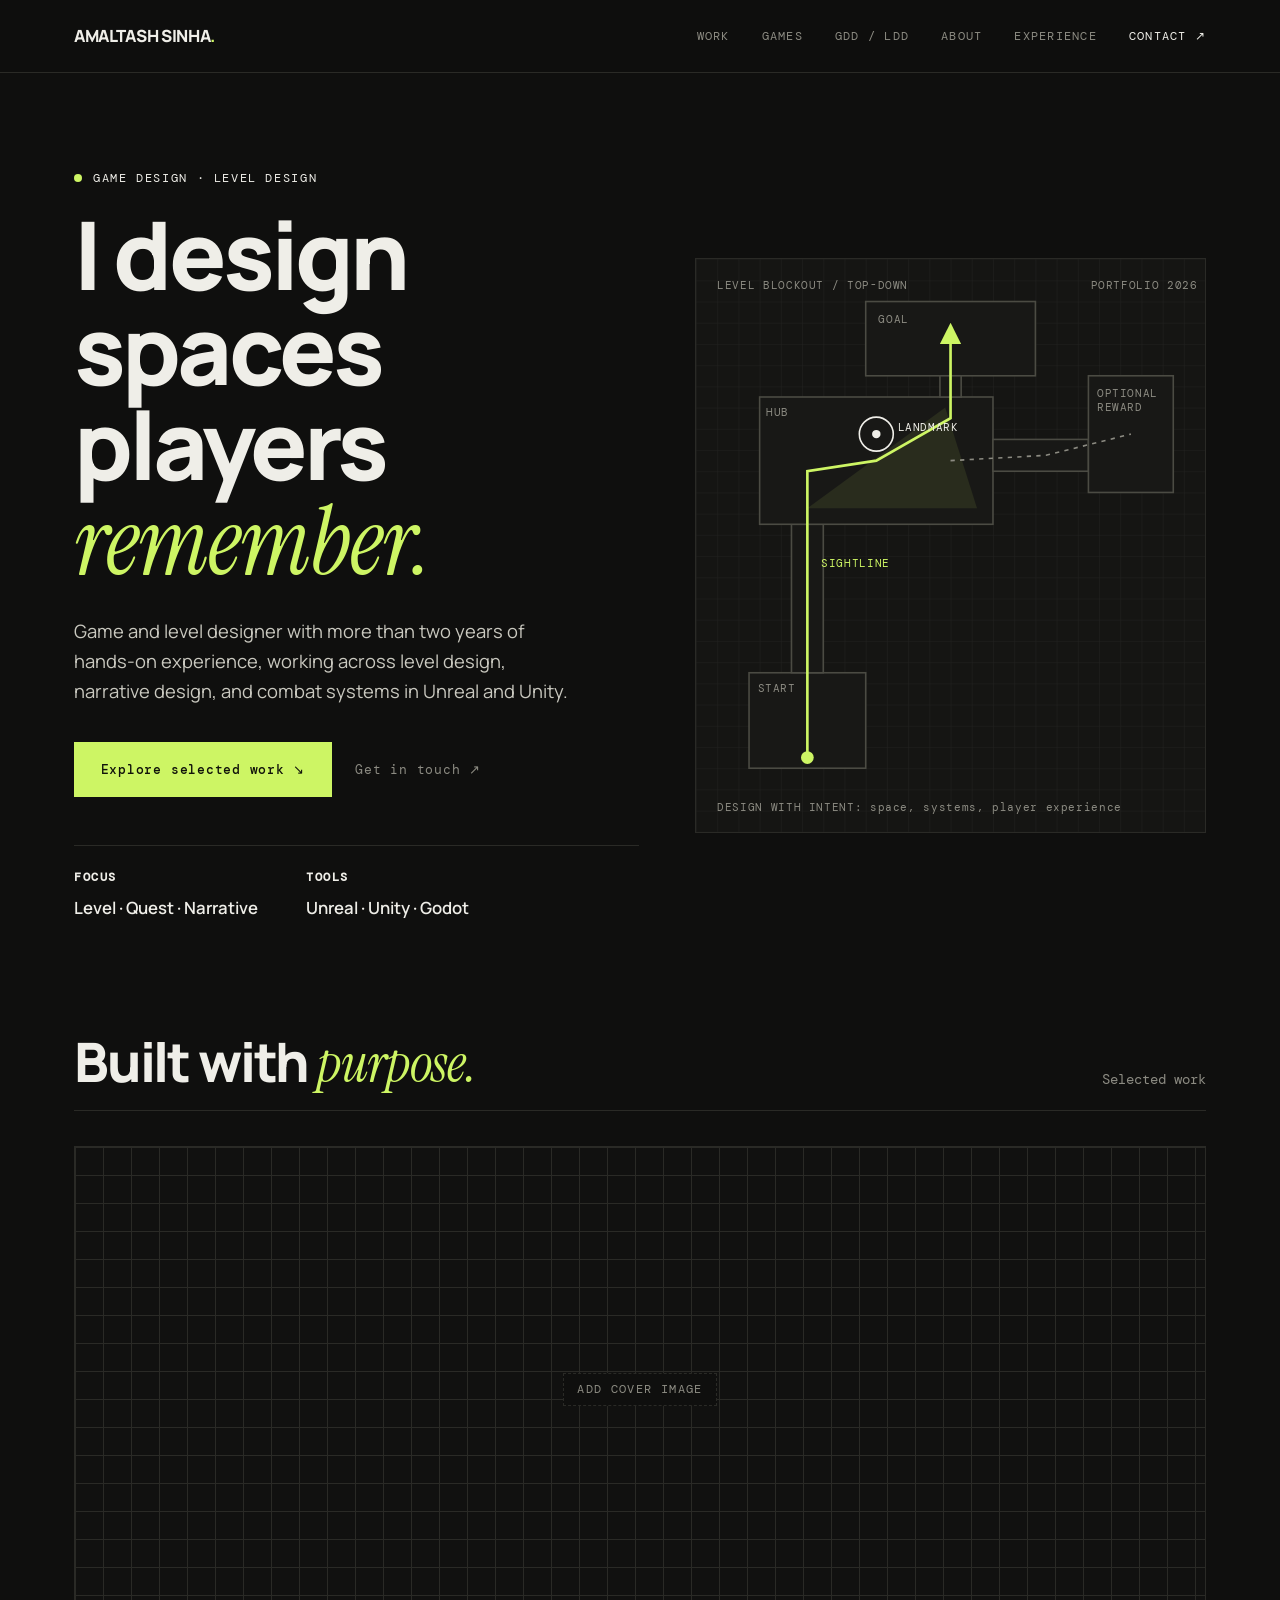
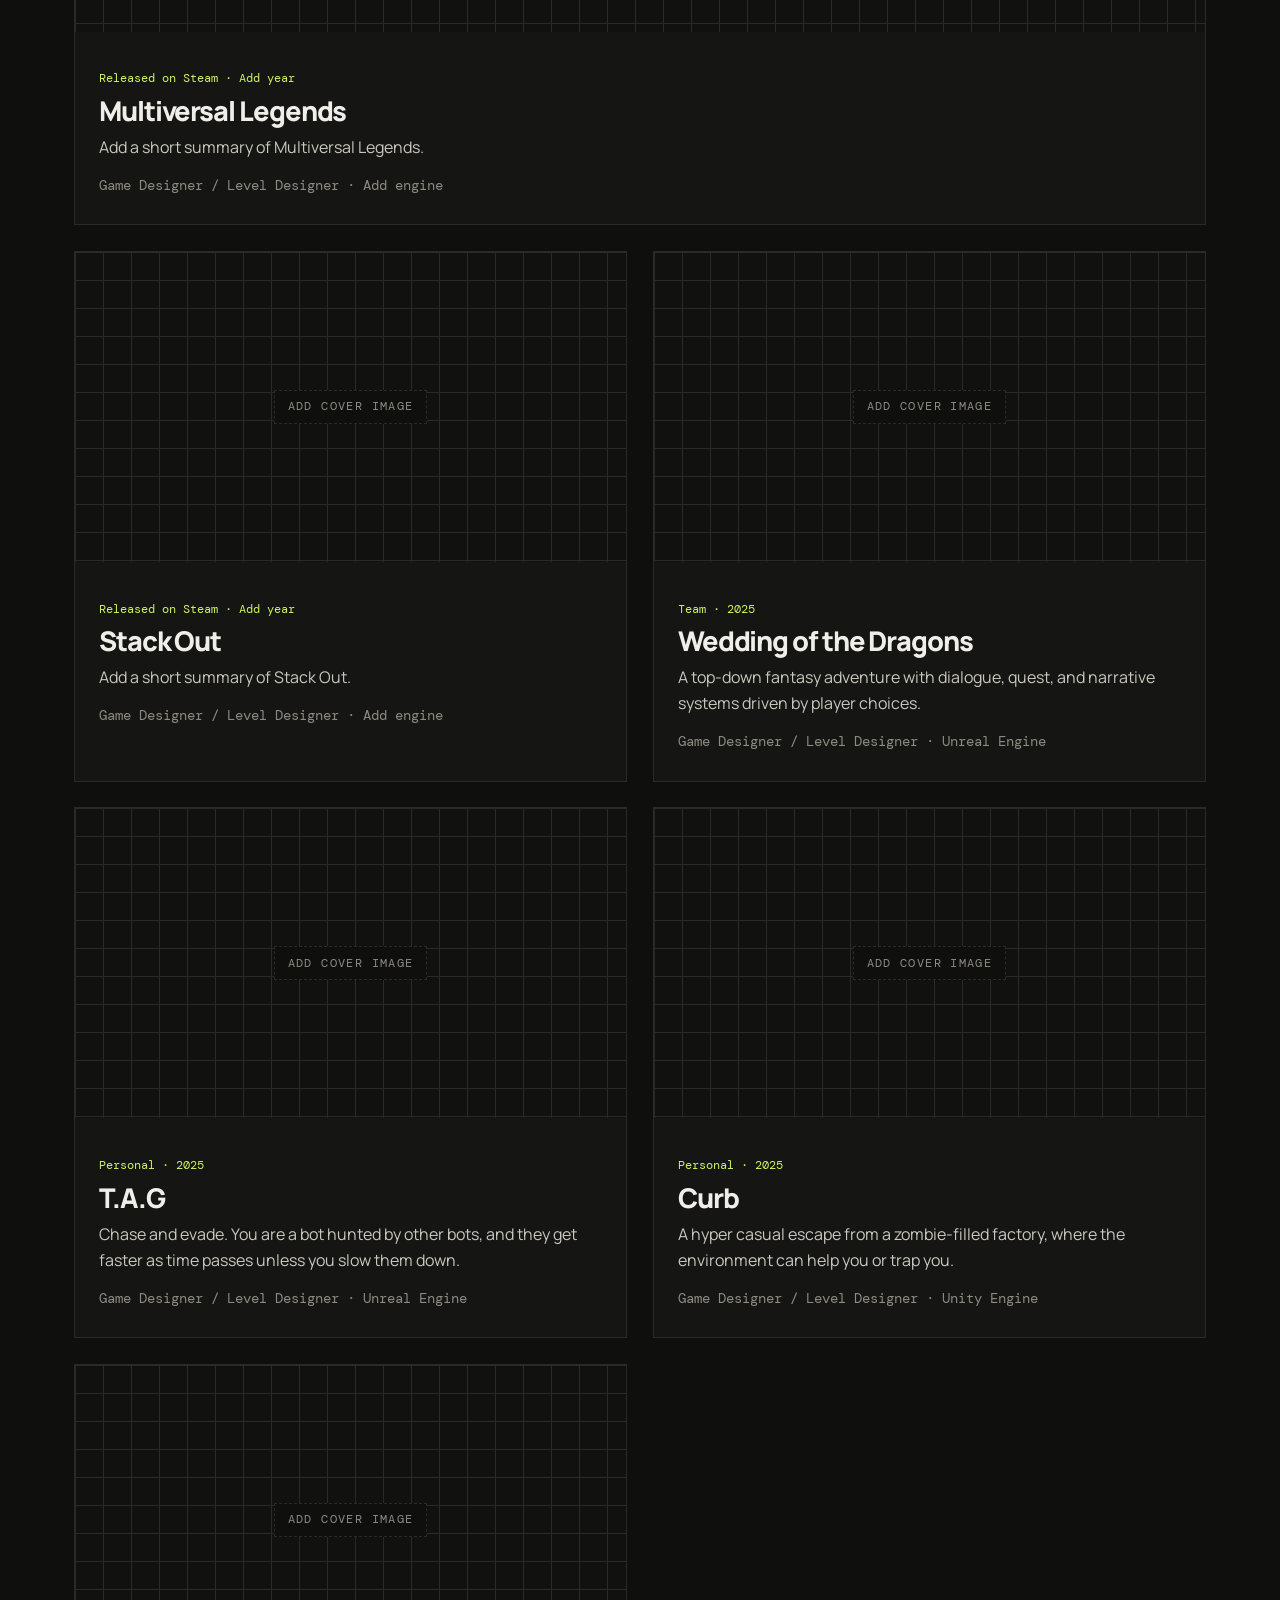
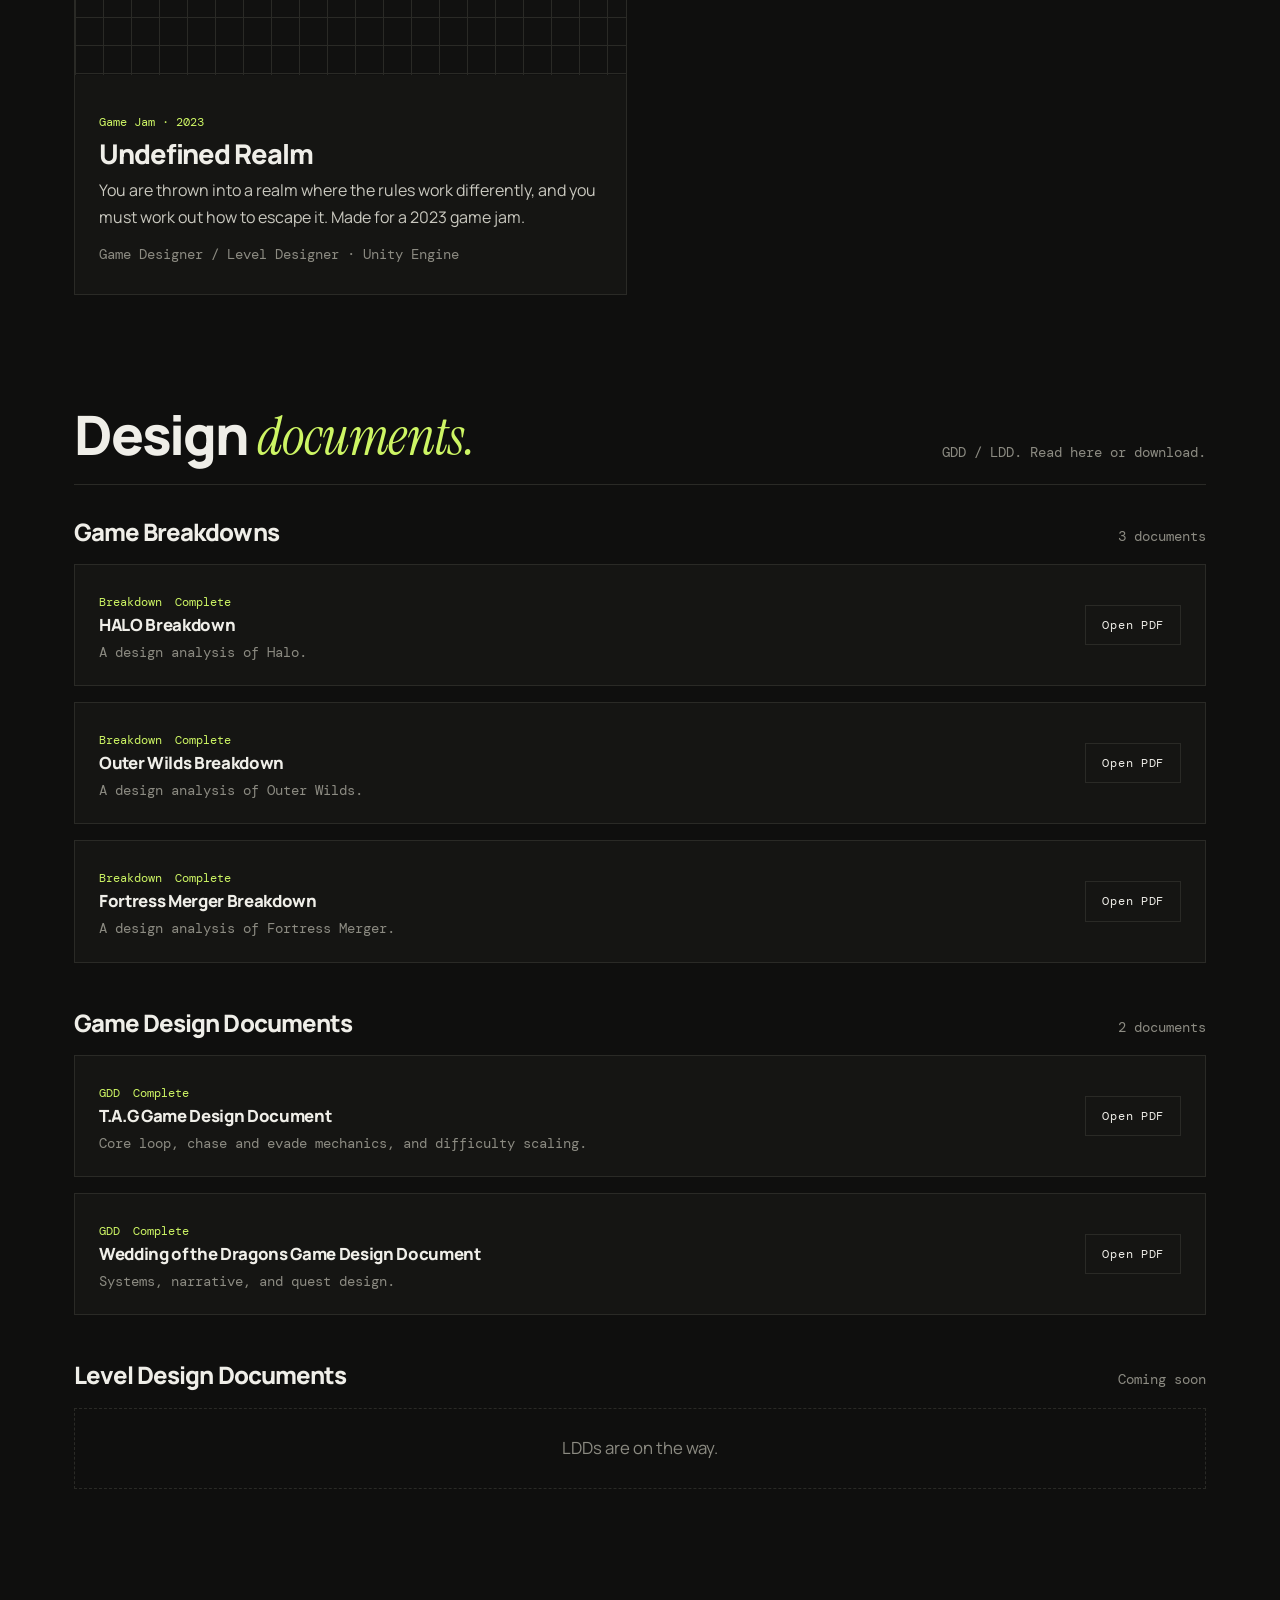
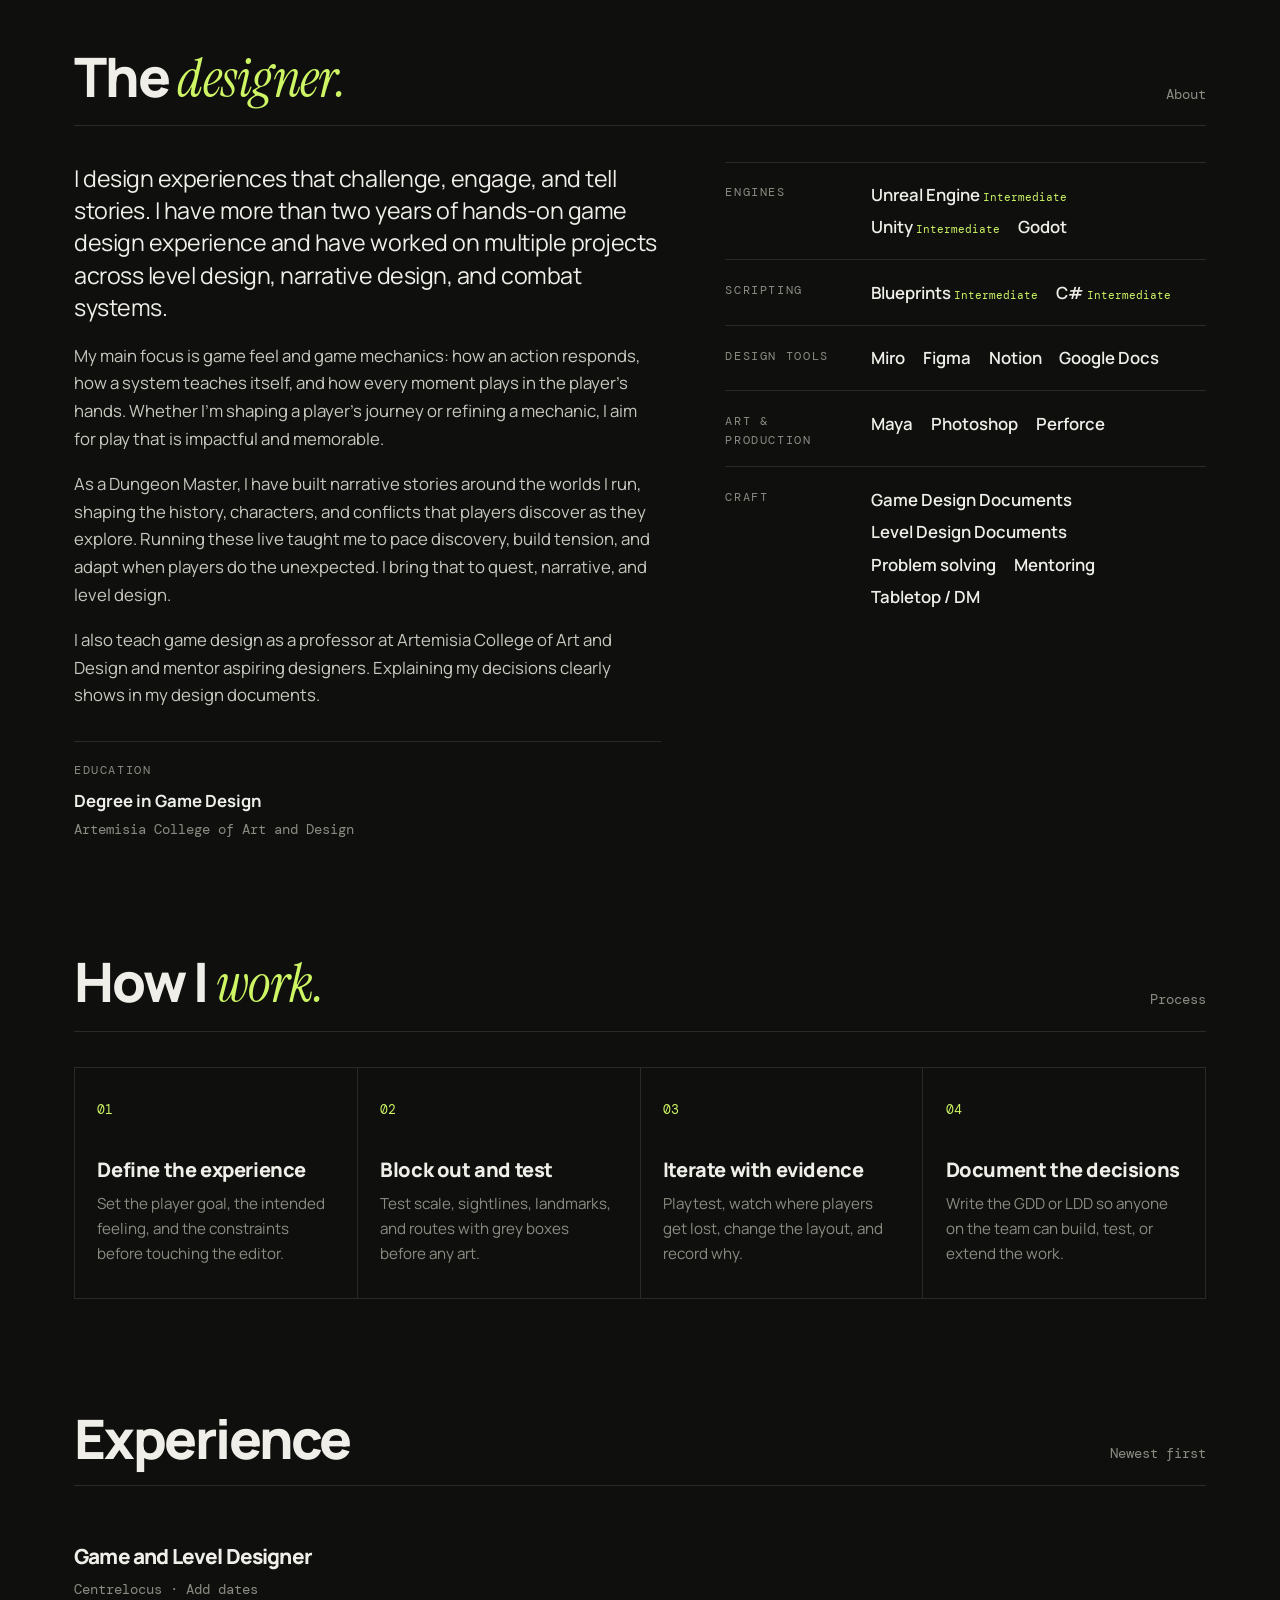
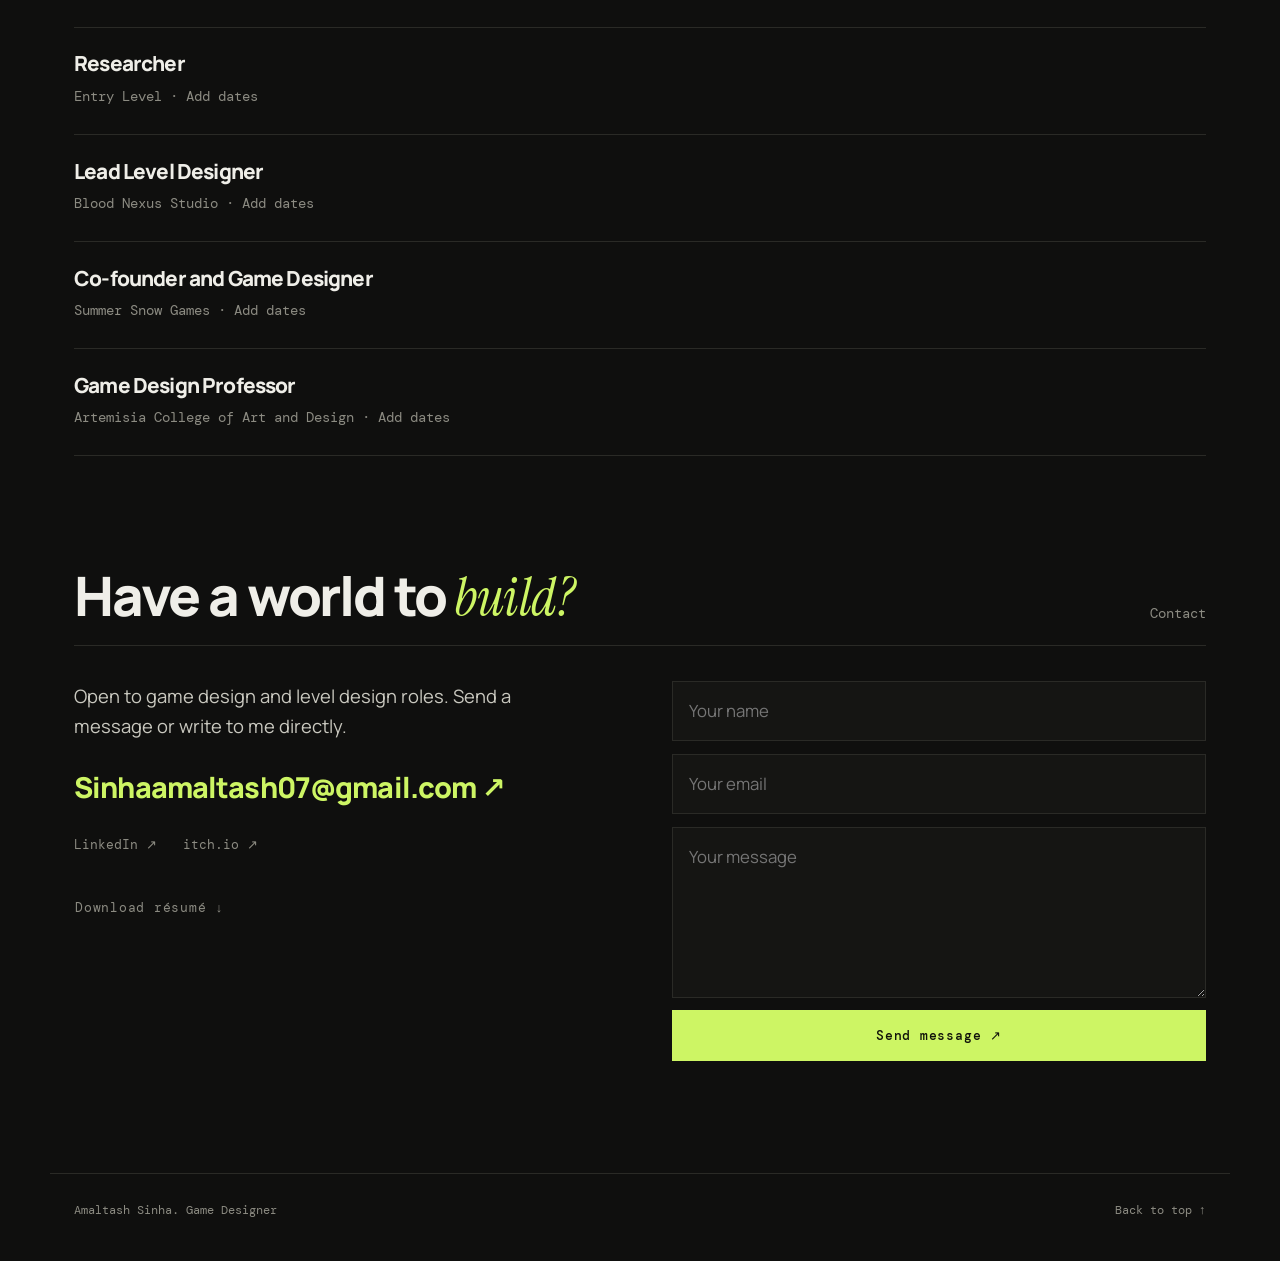
<file: index.html>
<!DOCTYPE html>
<html lang="en">
<head>
<meta charset="UTF-8"><meta name="viewport" content="width=device-width, initial-scale=1">
<meta name="description" content="Portfolio of Amaltash Sinha, game designer and level designer.">
<title>Amaltash Sinha — Game Designer</title>
<link rel="preconnect" href="https://fonts.googleapis.com"><link rel="preconnect" href="https://fonts.gstatic.com" crossorigin>
<link href="https://fonts.googleapis.com/css2?family=DM+Mono:wght@400;500&family=Instrument+Serif:ital@1&family=Manrope:wght@400;500;600;800&display=swap" rel="stylesheet">
<link rel="stylesheet" href="css/style.css">
</head>
<body data-page="home">
<div id="header"></div>
<main id="app"></main>
<div id="footer"></div>
<script src="data/profile.js"></script><script src="data/projects.js"></script><script src="data/documents.js"></script>
<script src="data/experience.js"></script>
<script src="js/main.js"></script>
</body>
</html>
</file>
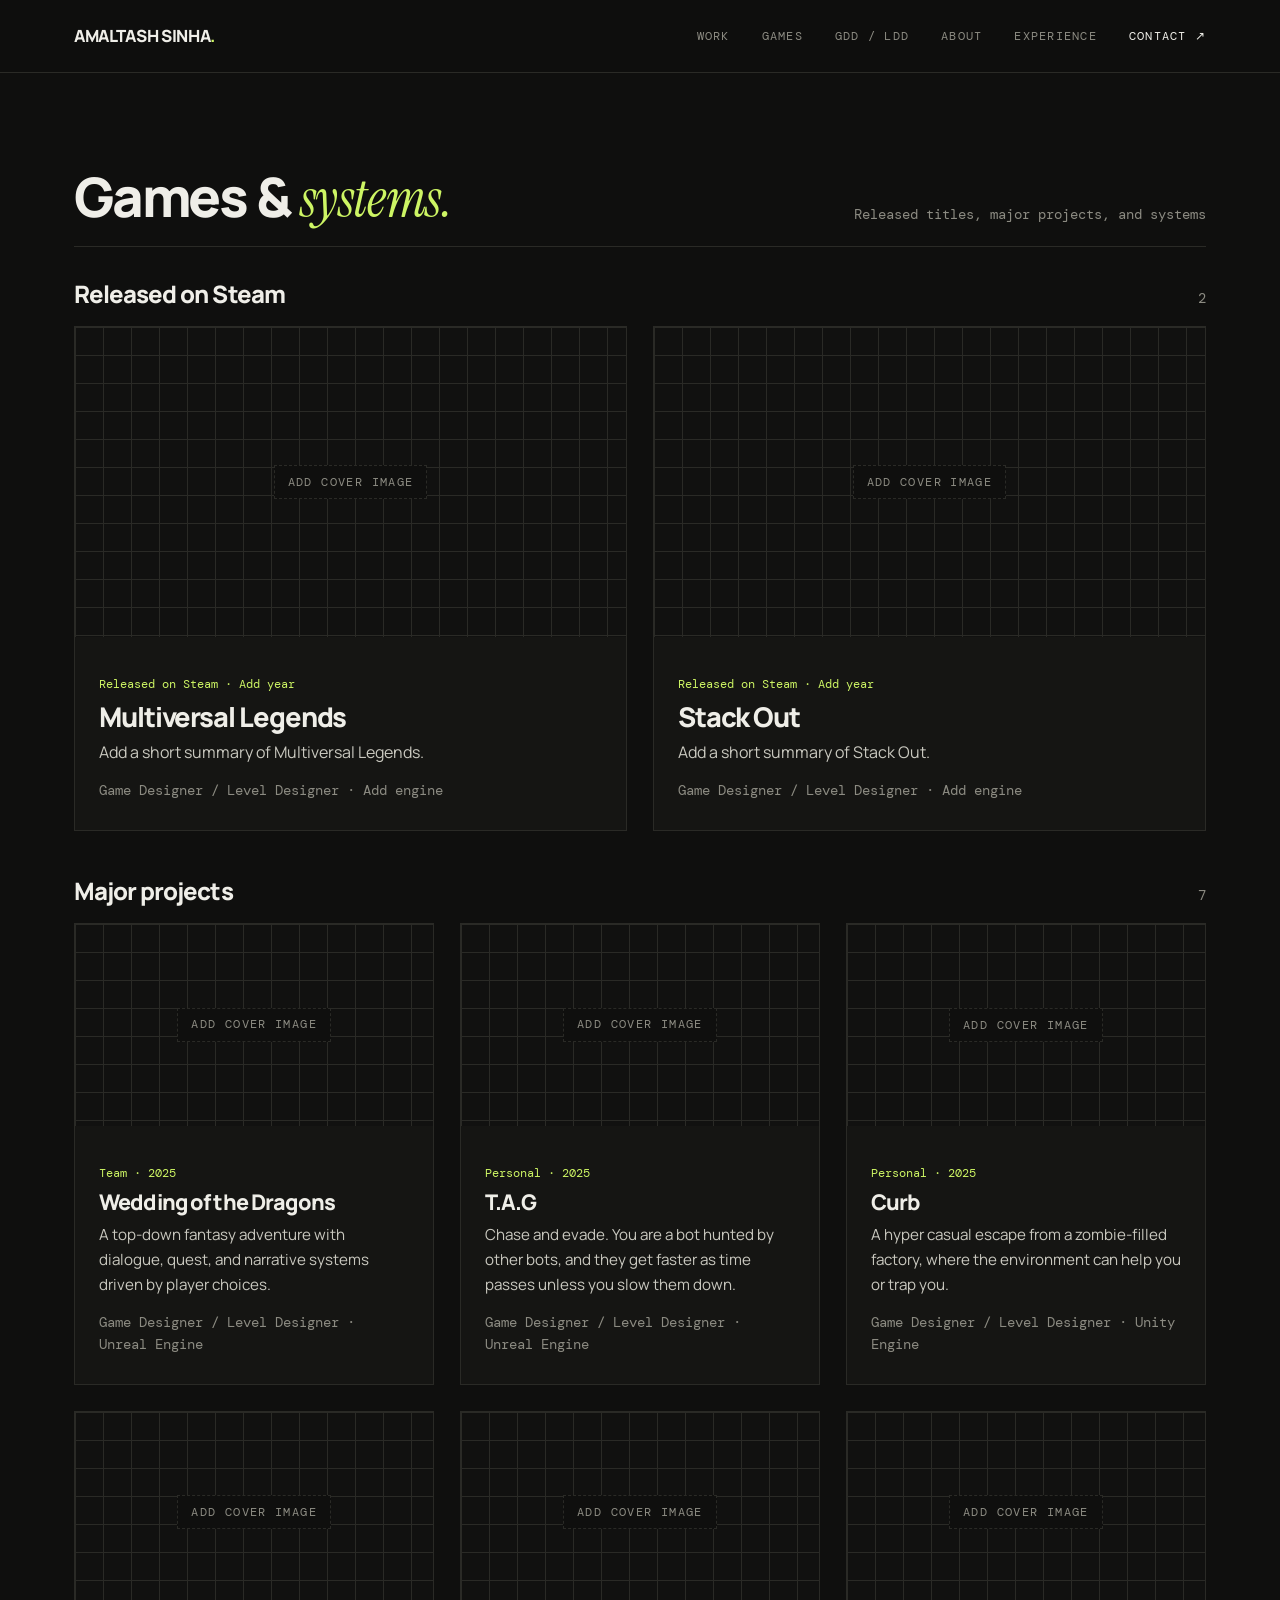
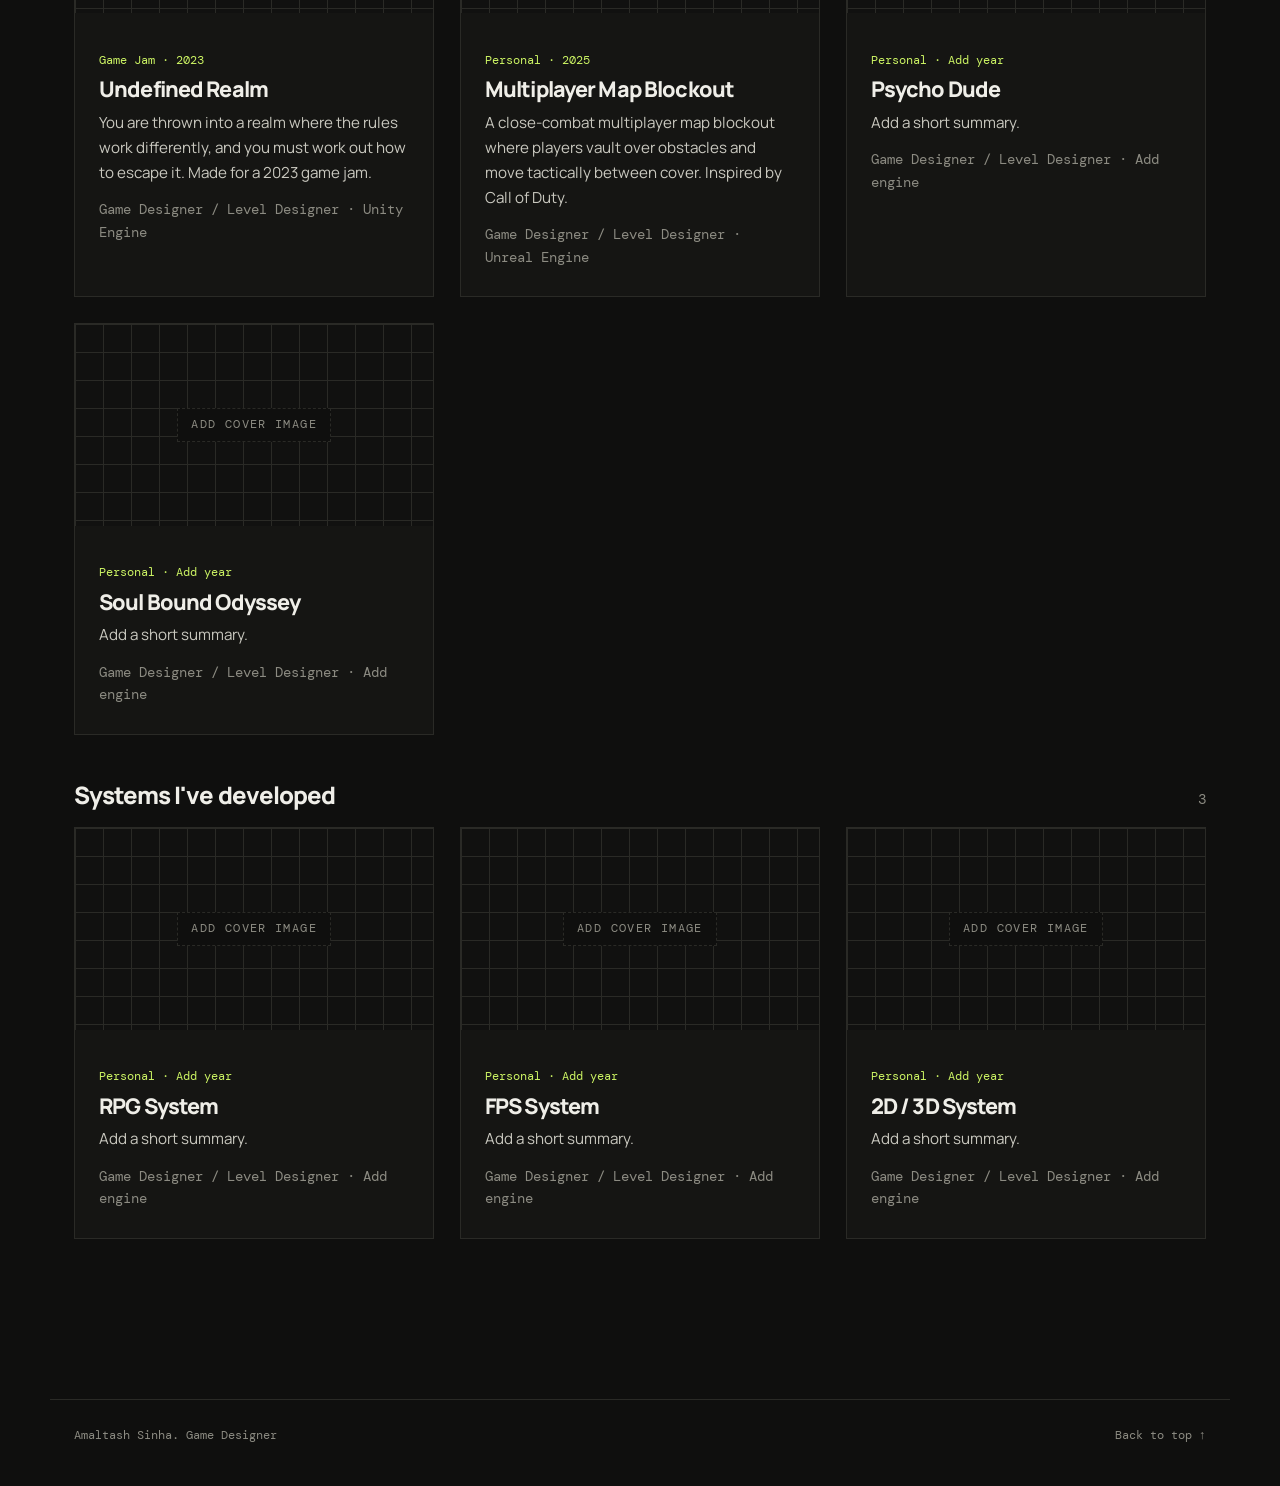
<file: games.html>
<!DOCTYPE html>
<html lang="en">
<head>
<meta charset="UTF-8"><meta name="viewport" content="width=device-width, initial-scale=1">
<meta name="description" content="Portfolio of Amaltash Sinha, game designer and level designer.">
<title>Games — Amaltash Sinha</title>
<link rel="preconnect" href="https://fonts.googleapis.com"><link rel="preconnect" href="https://fonts.gstatic.com" crossorigin>
<link href="https://fonts.googleapis.com/css2?family=DM+Mono:wght@400;500&family=Instrument+Serif:ital@1&family=Manrope:wght@400;500;600;800&display=swap" rel="stylesheet">
<link rel="stylesheet" href="css/style.css">
</head>
<body data-page="games">
<div id="header"></div>
<main id="app"></main>
<div id="footer"></div>
<script src="data/profile.js"></script><script src="data/projects.js"></script><script src="data/documents.js"></script>
<script src="data/experience.js"></script>
<script src="js/main.js"></script>
</body>
</html>
</file>
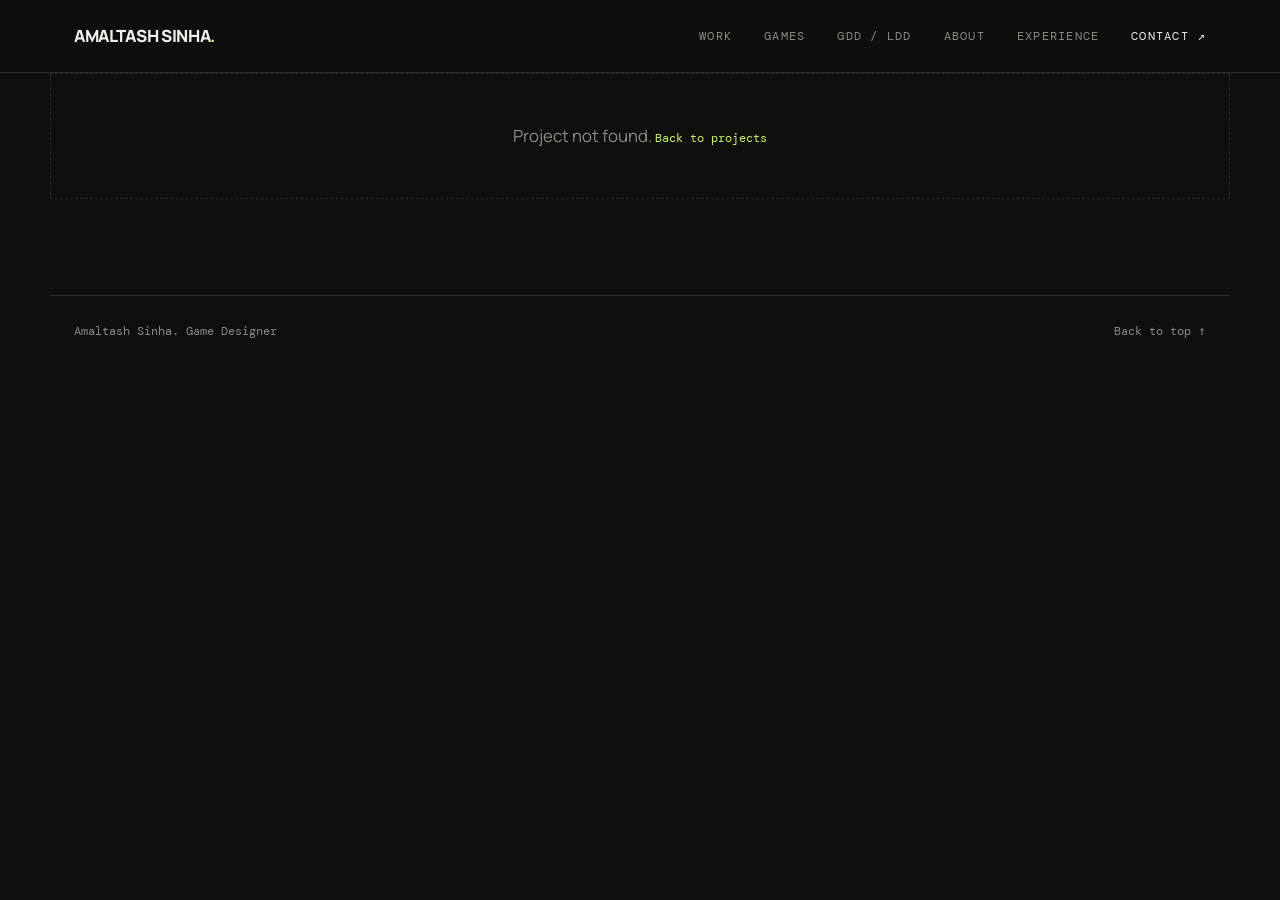
<file: project.html>
<!DOCTYPE html>
<html lang="en">
<head>
<meta charset="UTF-8"><meta name="viewport" content="width=device-width, initial-scale=1">
<meta name="description" content="Portfolio of Amaltash Sinha, game designer and level designer.">
<title>Project — Amaltash Sinha</title>
<link rel="preconnect" href="https://fonts.googleapis.com"><link rel="preconnect" href="https://fonts.gstatic.com" crossorigin>
<link href="https://fonts.googleapis.com/css2?family=DM+Mono:wght@400;500&family=Instrument+Serif:ital@1&family=Manrope:wght@400;500;600;800&display=swap" rel="stylesheet">
<link rel="stylesheet" href="css/style.css">
</head>
<body data-page="project">
<div id="header"></div>
<main id="app"></main>
<div id="footer"></div>
<script src="data/profile.js"></script><script src="data/projects.js"></script><script src="data/documents.js"></script>
<script src="data/experience.js"></script>
<script src="js/main.js"></script>
</body>
</html>
</file>
<file: css/style.css>
/* Tokens — change colors and fonts here */
:root{--bg:#0f0f0e;--panel:#151513;--line:#2a2a26;--text:#efeee8;--dim:#8c8b82;--acc:#cdf564;
--sans:'Manrope',system-ui,sans-serif;--serif:'Instrument Serif',Georgia,serif;--mono:'DM Mono',ui-monospace,monospace;--w:1180px}
*{box-sizing:border-box;margin:0}html{scroll-behavior:smooth;scroll-padding-top:80px}
body{background:var(--bg);color:var(--text);font:400 1.05rem/1.65 var(--sans);-webkit-font-smoothing:antialiased}
a{color:inherit;text-decoration:none}img{max-width:100%;display:block}
:focus-visible{outline:2px solid var(--acc);outline-offset:3px}
h1,h2,h3{font-weight:800;letter-spacing:-.04em;line-height:1}
em{font-family:var(--serif);font-style:italic;font-weight:400;color:var(--acc);letter-spacing:-.01em}
.wrap{max-width:var(--w);margin:auto;padding:0 1.5rem}
section.wrap{padding-top:6rem;padding-bottom:1rem}
.label,.meta,nav,.btn,.chip small,.num{font-family:var(--mono)}
.label{display:block;font-size:.72rem;letter-spacing:.14em;text-transform:uppercase;color:var(--dim);margin-bottom:.4rem}
.meta{color:var(--dim);font-size:.85rem}
/* header */
.site-header{position:sticky;top:0;z-index:20;background:#0f0f0eeb;backdrop-filter:blur(8px);border-bottom:1px solid var(--line)}
.bar{display:flex;justify-content:space-between;align-items:center;height:72px}
.brand{font-weight:800;letter-spacing:-.02em;text-transform:uppercase}.brand span{color:var(--acc)}
nav{display:flex;gap:2rem;font-size:.78rem;letter-spacing:.1em;text-transform:uppercase;color:var(--dim)}
nav a:hover,.nav-cta{color:var(--text)}
.menu-btn{display:none;background:none;border:1px solid var(--line);color:var(--text);font:inherit;font-family:var(--mono);font-size:.78rem;padding:.4rem .8rem}
/* hero */
.hero{display:grid;grid-template-columns:1.05fr .95fr;gap:3.5rem;align-items:center;min-height:calc(100vh - 72px);padding-top:3rem;padding-bottom:3rem}
.hero h1{font-size:clamp(3rem,7.4vw,6.2rem);margin:1.2rem 0 1.6rem}
.intro{color:#c9c8bf;max-width:46ch;font-size:1.15rem}
.dot{display:inline-block;width:8px;height:8px;border-radius:50%;background:var(--acc);margin-right:.7rem}
.hero .label{color:var(--text)}
.actions{display:flex;gap:1.4rem;align-items:center;margin:2.2rem 0 3rem;flex-wrap:wrap}
.btn{display:inline-block;font-size:.8rem;letter-spacing:.06em;padding:1rem 1.6rem;border:1px solid var(--line);cursor:pointer;background:none;color:var(--text);transition:.2s}
.btn.primary{background:var(--acc);border-color:var(--acc);color:#10120a;font-weight:500}.btn.primary:hover{background:#e4ff9a}
.btn.ghost{border-color:transparent;padding-left:0;color:var(--dim)}.btn.ghost:hover{color:var(--acc)}
.hero-meta{display:flex;gap:3rem;border-top:1px solid var(--line);padding-top:1.4rem;font-weight:600}
.hero-art{border:1px solid var(--line);background:var(--panel);aspect-ratio:480/540;overflow:hidden}
.hero-art svg,.hero-art img{width:100%;height:100%;object-fit:cover}
.route{stroke-dasharray:1;stroke-dashoffset:1;animation:draw 2.4s .4s ease-out forwards}@keyframes draw{to{stroke-dashoffset:0}}
/* section heads */
.sec-head{display:flex;justify-content:space-between;align-items:end;gap:1rem;border-bottom:1px solid var(--line);padding-bottom:1.2rem;margin-bottom:2.2rem}
.sec-head h2{font-size:clamp(2rem,4.6vw,3.4rem)}
/* project cards */
.grid{display:grid;grid-template-columns:repeat(2,1fr);gap:1.6rem}.grid .card:first-child{grid-column:1/-1}
.grid.flat .card:first-child{grid-column:auto}.grid.flat .card:first-child .thumb{aspect-ratio:16/9}
.card{display:block;border:1px solid var(--line);background:var(--panel);transition:border-color .2s}.card:hover{border-color:var(--acc)}
.thumb{aspect-ratio:16/9;display:grid;place-items:center;overflow:hidden;background:
 linear-gradient(var(--line) 1px,transparent 1px) 0 0/28px 28px,linear-gradient(90deg,var(--line) 1px,transparent 1px) 0 0/28px 28px,#111110}
.card:first-child .thumb{aspect-ratio:21/9}
.thumb img{width:100%;height:100%;object-fit:cover}
.ph{font-family:var(--mono);font-size:.72rem;letter-spacing:.12em;text-transform:uppercase;color:var(--dim);background:var(--bg);padding:.4rem .8rem;border:1px dashed var(--line)}
.card .body{padding:1.4rem 1.5rem 1.7rem}.card h3{font-size:1.7rem;margin:.5rem 0 .6rem}.card p{color:#c9c8bf;font-size:1rem}.card .meta{display:block;margin-top:.9rem}
.tag{color:var(--acc);font-family:var(--mono);font-size:.78rem}
/* documents */
.doc{display:flex;flex-wrap:wrap;gap:1rem;justify-content:space-between;align-items:center;border:1px solid var(--line);background:var(--panel);padding:1.3rem 1.5rem;margin-bottom:1rem}
.doc>div:first-child{flex:1 1 320px}.doc h3{font-size:1.2rem;margin:.4rem 0 .3rem;letter-spacing:-.02em}
.doc .btn{padding:.6rem 1rem;font-size:.72rem;border-color:var(--line)}.doc .btn:hover{border-color:var(--acc);color:var(--acc)}
.status{font-family:var(--mono);font-size:.72rem;color:#e9a86b;margin-left:.6rem}.status.ok{color:var(--acc)}
.embed{width:100%;height:75vh;border:1px solid var(--acc);margin:-.4rem 0 1rem;background:#fff}
.doc-group{margin-bottom:3rem}.group-head{display:flex;justify-content:space-between;align-items:baseline;margin-bottom:1rem}.group-head h3{font-size:1.5rem}
.doc-group .empty{padding:1.6rem}
/* about */
.about{display:grid;grid-template-columns:1.1fr .9fr;gap:4rem}.bio p{margin-bottom:1.1rem;color:#c9c8bf}.bio .lead{font-size:1.45rem;line-height:1.4;color:var(--text);letter-spacing:-.02em}
.edu{margin-top:2rem;border-top:1px solid var(--line);padding-top:1.2rem}
.skill-row{display:grid;grid-template-columns:130px 1fr;gap:1rem;border-top:1px solid var(--line);padding:1rem 0}.skill-row .label{margin:0;padding-top:.3rem}
.chip{display:inline-block;margin:.15rem 1.1rem .15rem 0;font-weight:600}.chip small{color:var(--acc);font-weight:400;font-size:.7rem}
/* process */
.steps{display:grid;grid-template-columns:repeat(4,1fr);gap:1px;background:var(--line);border:1px solid var(--line)}
.step{background:var(--bg);padding:1.6rem 1.4rem 2rem}.step h3{font-size:1.25rem;margin:2.4rem 0 .7rem;letter-spacing:-.02em}.step p{color:var(--dim);font-size:.95rem}.num{color:var(--acc);font-size:.8rem}
/* experience */
.job{display:grid;grid-template-columns:1fr 1.6fr;gap:2rem;border-bottom:1px solid var(--line);padding:1.6rem 0}.job h3{font-size:1.3rem;margin-bottom:.4rem}.job ul{padding-left:1.1rem;color:#c9c8bf}
/* contact */
.contact-grid{display:grid;grid-template-columns:1fr 1fr;gap:4rem}
.big-mail{display:block;font-size:clamp(1.2rem,2.4vw,1.8rem);font-weight:800;letter-spacing:-.03em;margin:1.4rem 0;color:var(--acc);word-break:break-all}
.links{display:flex;gap:1.6rem;font-family:var(--mono);font-size:.82rem;margin-bottom:1.5rem;color:var(--dim)}.links a:hover{color:var(--acc)}
form{display:grid;gap:.8rem}input,textarea{background:var(--panel);border:1px solid var(--line);color:var(--text);padding:.95rem 1rem;font:inherit}input:focus,textarea:focus{border-color:var(--acc);outline:none}
.footer{display:flex;justify-content:space-between;border-top:1px solid var(--line);margin-top:6rem;padding-top:1.6rem;padding-bottom:2.5rem;font-family:var(--mono);font-size:.78rem;color:var(--dim)}
.empty{text-align:center;color:var(--dim);border:1px dashed var(--line);padding:3rem}
/* project page */
.p-hero{padding:5rem 1.5rem 2rem}.p-hero h1{font-size:clamp(2.6rem,6.5vw,5rem);margin:1rem 0}.p-hero .meta{max-width:60ch;font-size:1.1rem}
.facts{display:grid;grid-template-columns:repeat(auto-fit,minmax(160px,1fr));gap:1px;background:var(--line);border:1px solid var(--line);margin:2rem 0;font-weight:600}
.facts div{background:var(--bg);padding:1rem 1.2rem}.facts small{display:block;color:var(--dim);font-family:var(--mono);font-size:.68rem;letter-spacing:.14em;margin-bottom:.3rem}
.prose{max-width:66ch;margin:2.5rem 0}.prose h3{font-size:1.1rem;margin:2rem 0 .4rem;color:var(--acc);font-family:var(--mono);font-weight:500;letter-spacing:.02em}.prose p{color:#c9c8bf}
.shots{display:grid;gap:1rem;margin:2rem 0}.shots.g2{grid-template-columns:repeat(auto-fit,minmax(320px,1fr))}
.video{aspect-ratio:16/9;width:100%;border:1px solid var(--line)}
.story-block{display:grid;grid-template-columns:1fr 1fr;gap:2.5rem;align-items:center;margin:3rem 0}.story-block:nth-child(even) .thumb{order:2}
@media(max-width:860px){.hero,.about,.contact-grid,.job{grid-template-columns:1fr}.hero{min-height:0}.steps{grid-template-columns:1fr 1fr}.grid{grid-template-columns:1fr}.story-block{grid-template-columns:1fr}.story-block:nth-child(even) .thumb{order:0}
.menu-btn{display:block}nav{display:none;position:absolute;top:72px;left:0;right:0;flex-direction:column;gap:1.1rem;background:var(--bg);padding:1.4rem 1.5rem;border-bottom:1px solid var(--line)}nav.open{display:flex}}
@media(max-width:520px){.steps{grid-template-columns:1fr}.skill-row{grid-template-columns:1fr}}
@media(prefers-reduced-motion:reduce){*{animation:none!important;transition:none!important;scroll-behavior:auto!important}.route{stroke-dashoffset:0}}
.grid.c2{grid-template-columns:repeat(2,1fr)}
.grid.c3{grid-template-columns:repeat(3,1fr)}
.grid.c3 .card h3{font-size:1.35rem}
.grid.c3 .card p{font-size:.95rem}
@media(max-width:1000px){.grid.c3{grid-template-columns:repeat(2,1fr)}}
@media(max-width:700px){.grid.c2,.grid.c3{grid-template-columns:1fr}}
</file>
